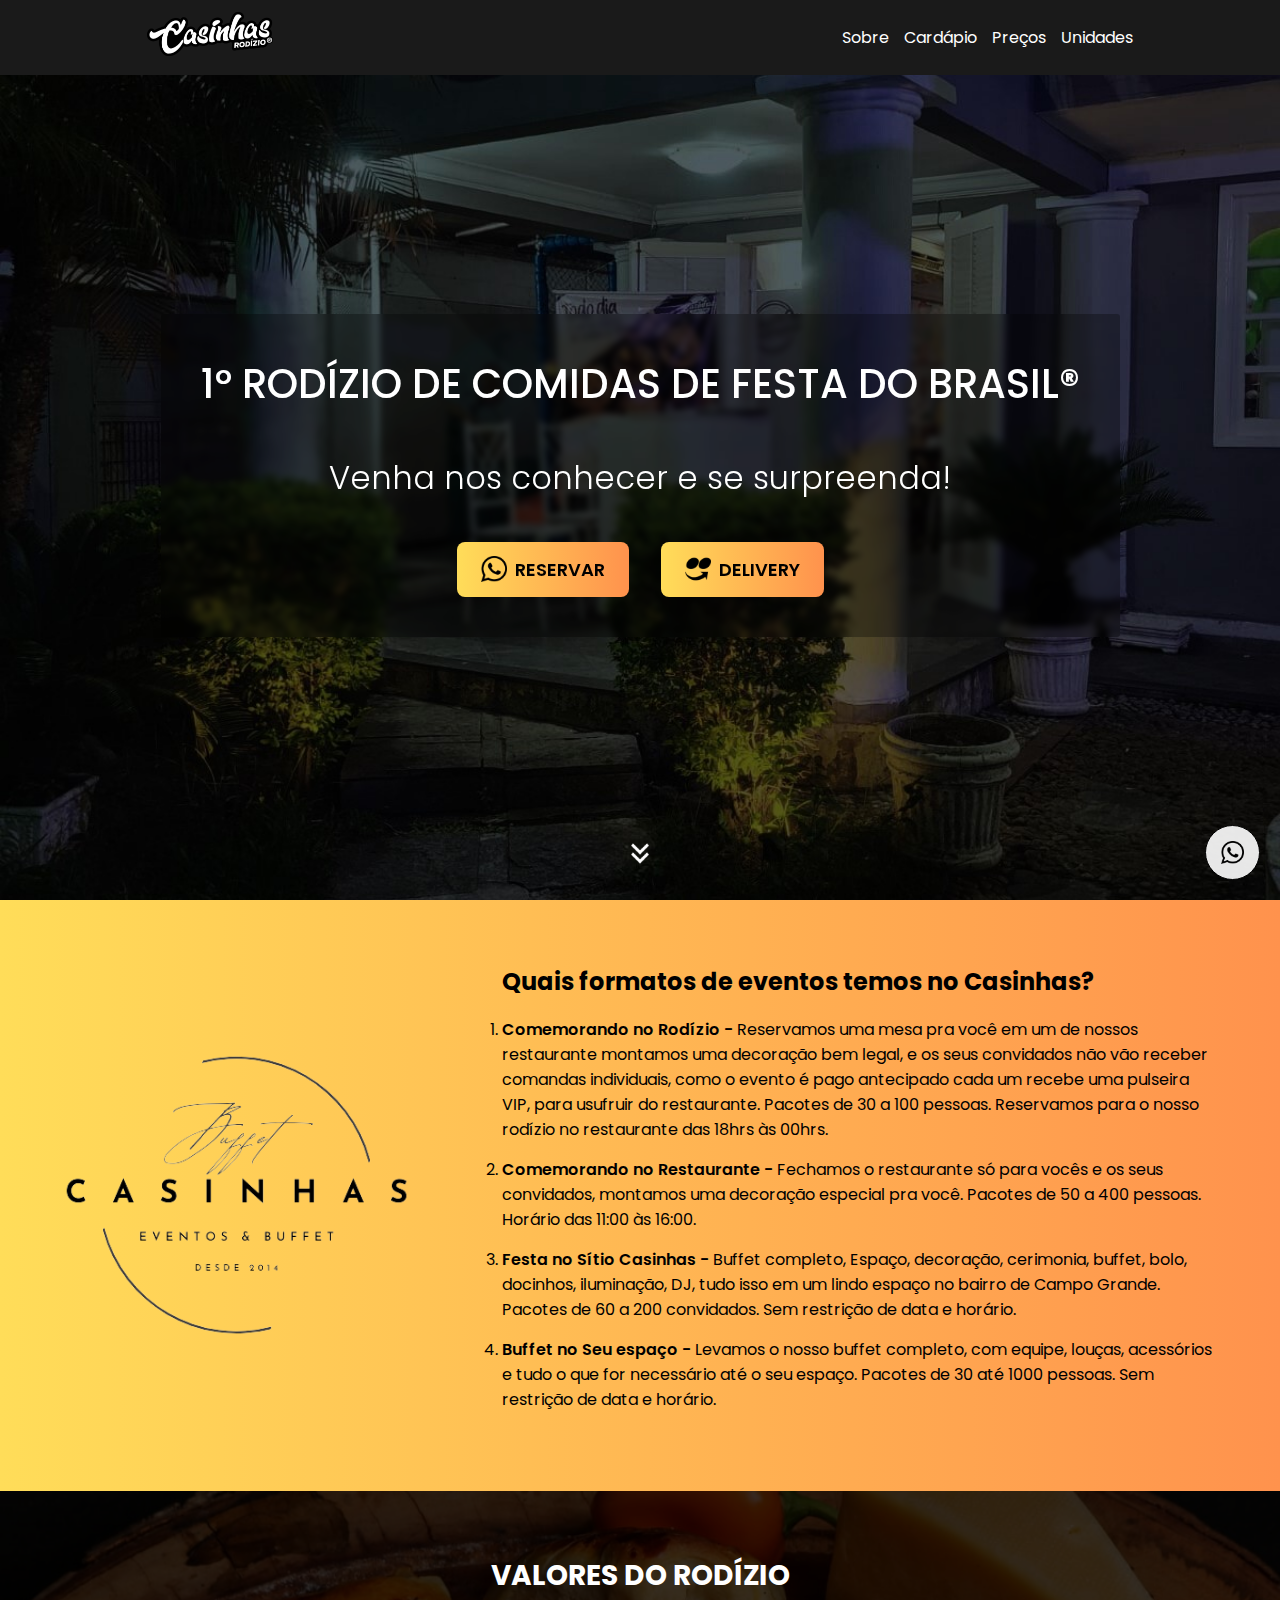
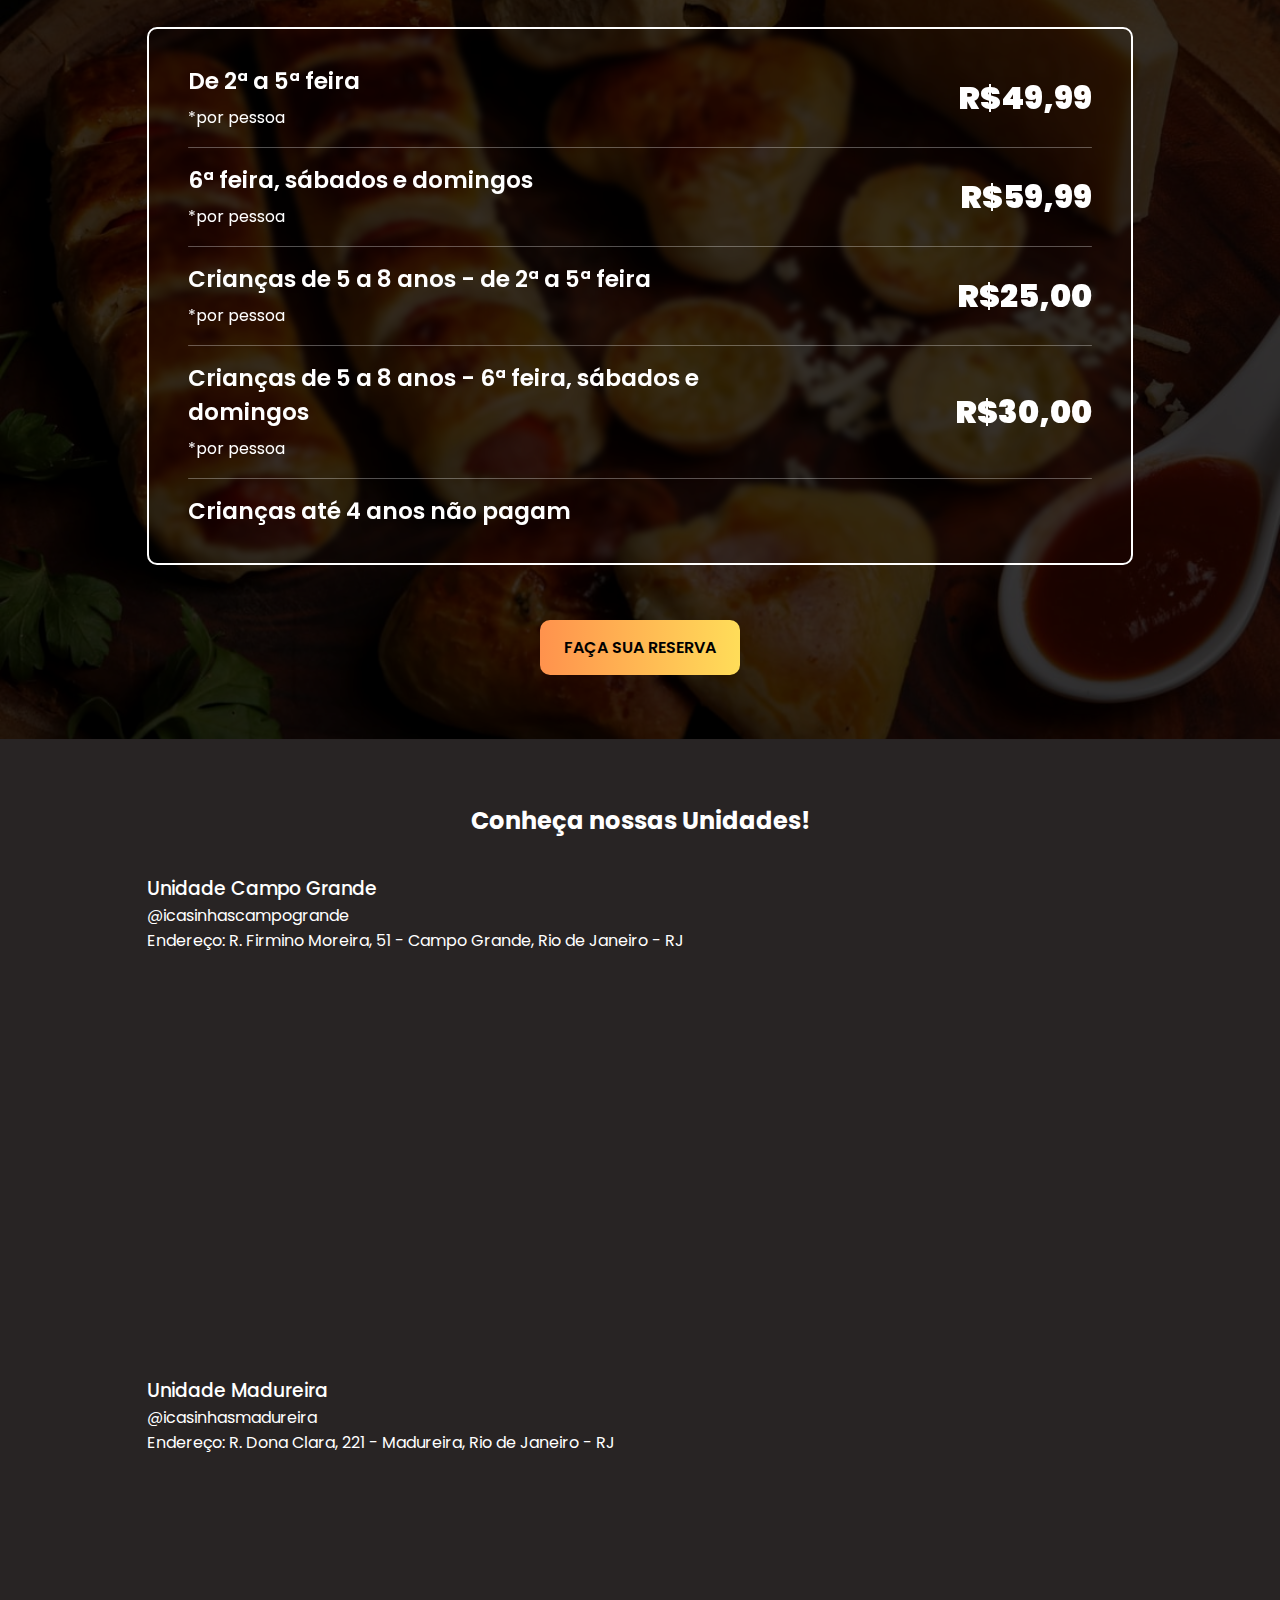
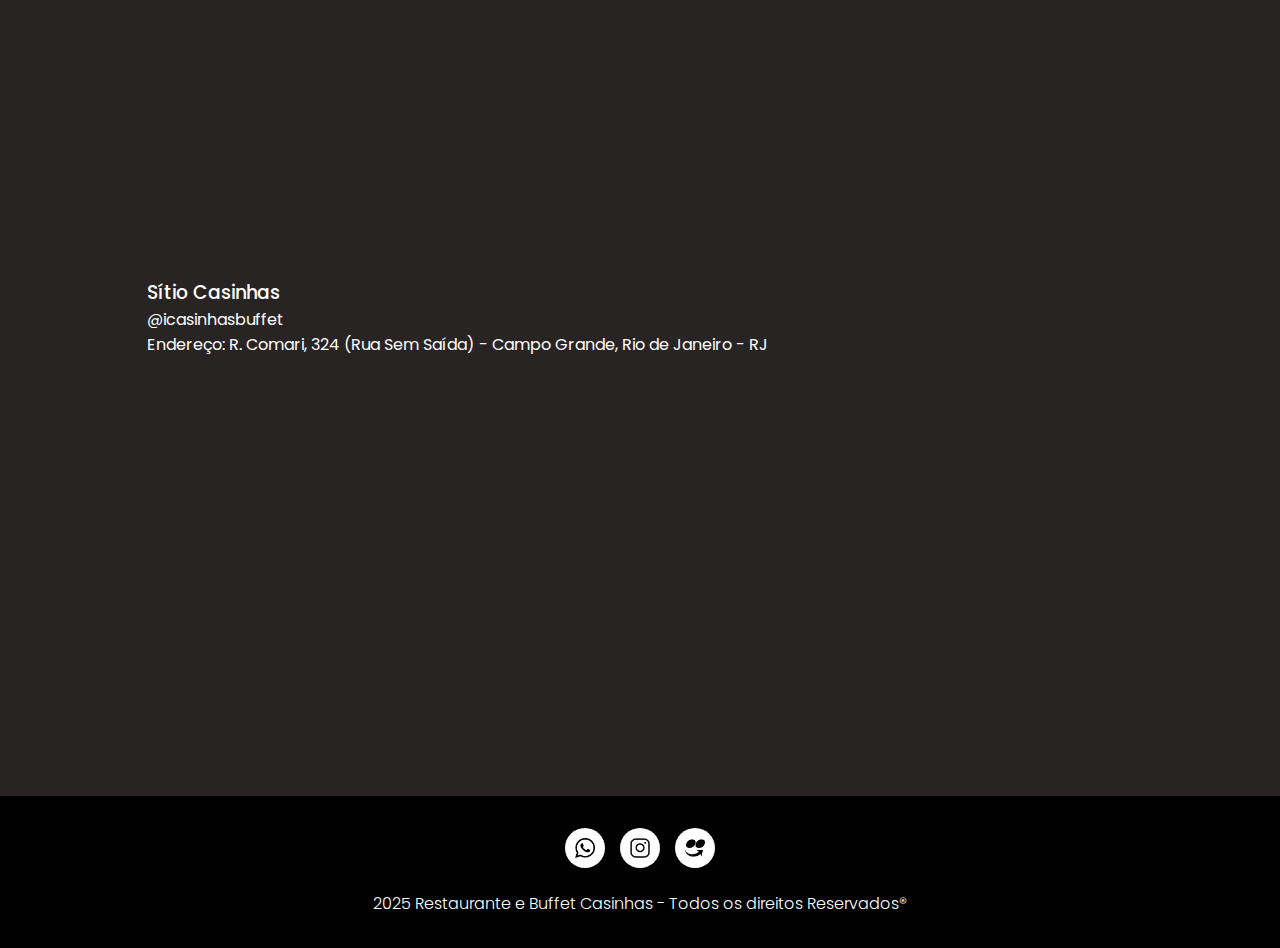
<file: index.html>
<!DOCTYPE html>
<html lang="pt-BR">

<head>
    <meta charset="UTF-8">
    <meta name="viewport" content="width=device-width, initial-scale=1.0">
    <title>Casinhas Rodízio</title>
    <link rel="shortcut icon" type="imagex/png" href="assets/icons/logo4.ico">
    <link rel="stylesheet" href="estilos/style.css">
    <link rel="preconnect" href="https://fonts.googleapis.com">
    <link rel="preconnect" href="https://fonts.gstatic.com" crossorigin>
    <link
        href="https://fonts.googleapis.com/css2?family=Poppins:ital,wght@0,100;0,200;0,300;0,400;0,500;0,600;0,700;0,800;0,900;1,100;1,200;1,300;1,400;1,500;1,600;1,700;1,800;1,900&display=swap"
        rel="stylesheet">
</head>

<body>
    <header>
        <nav>
            <a href="index.html"><img class="logo" src="assets/logo.png" alt="Logo do Casinhas"></a>
            <ul class="nav-list">
                <li><a href="#sobre">Sobre</a></li>
                <li><a href="cardapio.html">Cardápio</a></li>
                <li><a href="#precos">Preços</a></li>
                <li><a href="#unidades">Unidades</a></li>
            </ul>
        </nav>
    </header>
    <main>
        <section class="secao-inicio">
            <article>
                <h1>1º Rodízio de Comidas de Festa do Brasil&#174;</h1>
                <p>Venha nos conhecer e se surpreenda!</p>
                <div class="container-btn">
                    <a href="https://api.whatsapp.com/send/?phone=552198192729&text=Vim+do+Instagram+e+gostaria+de+reservar&type=phone_number&app_absent=0" target="_blank">
                        <img src="assets/icons/whatsapp-logo_icon.png" alt="">
                        <p>Reservar</p>
                    </a>
                    <a href="https://www.ifood.com.br/delivery/rio-de-janeiro-rj/casinhas-doces--salgados-campo-grande/451dd82a-a98d-463e-aad9-c925e58260f2" target="_blank">
                        <img src="assets/icons/ifood_logo_icon.png" alt="">
                        <p>Delivery</p>
                    </a>
                </div>
            </article>
            <img class="arrow-down" src="assets/icons/double_arrow_down.png" alt="">
        </section>
        <section id="sobre" class="secao-eventos">
            <article>
                <img class="logo-secao-eventos" src="assets/logo5.png" alt="">
                <div class="container-textual">
                    <h2>Quais formatos de eventos temos no Casinhas?</h2>
                    <ol class="lista-eventos">
                        <li><span>Comemorando no Rodízio -</span> Reservamos uma mesa pra você em um de nossos
                            restaurante montamos uma decoração bem legal, e os seus convidados não vão receber comandas
                            individuais, como o evento é pago antecipado cada um recebe uma pulseira VIP, para usufruir
                            do restaurante. Pacotes de 30 a 100 pessoas. Reservamos para o nosso rodízio no restaurante
                            das 18hrs às 00hrs.
                        </li>
                        <li><span>Comemorando no Restaurante -</span> Fechamos o restaurante só para vocês e os seus
                            convidados, montamos uma decoração especial pra você. Pacotes de 50 a 400 pessoas. Horário
                            das 11:00 às 16:00.</li>
                        <li><span>Festa no Sítio Casinhas -</span> Buffet completo, Espaço, decoração, cerimonia,
                            buffet, bolo, docinhos, iluminação, DJ, tudo isso em um lindo espaço no bairro de Campo
                            Grande. Pacotes de 60 a 200 convidados. Sem restrição de data e horário.</li>
                        <li><span>Buffet no Seu espaço -</span> Levamos o nosso buffet completo, com equipe, louças,
                            acessórios e tudo o que for necessário até o seu espaço. Pacotes de 30 até 1000 pessoas. Sem
                            restrição de data e horário.</li>
                    </ol>
                </div>
            </article>
        </section>
        <section id="precos" class="secao-precos">
            <article>
                <h2>Valores do Rodízio</h2>
                <div class="container-precos">
                    <div class="preco">
                        <p>De 2ª a 5ª feira <br><span class="detalhe">*por pessoa</span></p>
                        <span class="valor">R$49,99</span>
                    </div>
                    <div class="separacao-preco"></div>
                    <div class="preco">
                        <p>6ª feira, sábados e domingos <br><span class="detalhe">*por pessoa</span></p>
                        <span class="valor">R$59,99</span>
                    </div>
                    <div class="separacao-preco"></div>
                    <div class="preco">
                        <p>Crianças de 5 a 8 anos - de 2ª a 5ª feira <br><span class="detalhe">*por pessoa</span></p>
                        <span class="valor">R$25,00</span>
                    </div>
                    <div class="separacao-preco"></div>
                    <div class="preco">
                        <p>Crianças de 5 a 8 anos - 6ª feira, sábados e domingos <br><span class="detalhe">*por
                                pessoa</span></p>
                        <span class="valor">R$30,00</span>
                    </div>
                    <div class="separacao-preco"></div>
                    <div class="preco">
                        <p>Crianças até 4 anos não pagam</p>
                    </div>
                </div> 
                <a href="https://api.whatsapp.com/send/?phone=552198192729&text=Vim+do+Instagram+e+gostaria+de+reservar&type=phone_number&app_absent=0" target="_blank">Faça sua reserva</a>
            </article>
        </section>
        <section id="unidades" class="secao-unidades">
            <h2>Conheça nossas Unidades!</h2>
            <article>
                <div class="container-unidade">
                    <div class="container-textual">
                        <h3>Unidade Campo Grande</h3>
                        <a href="https://www.instagram.com/icasinhascampogrande/" target="_blank">@icasinhascampogrande</a>
                        <p>Endereço: R. Firmino Moreira, 51 - Campo Grande, Rio de Janeiro - RJ</p>
                    </div>
                    <iframe
                        src="https://www.google.com/maps/embed?pb=!1m18!1m12!1m3!1d3674.8667511622884!2d-43.56037262574107!3d-22.918285138280023!2m3!1f0!2f0!3f0!3m2!1i1024!2i768!4f13.1!3m3!1m2!1s0x9be6a8fd19ea8f%3A0xe4328bc34a58f80a!2sR.%20Firmino%20Moreira%2C%2051%20-%20Campo%20Grande%2C%20Rio%20de%20Janeiro%20-%20RJ%2C%2023045-400!5e0!3m2!1spt-BR!2sbr!4v1742212430496!5m2!1spt-BR!2sbr"
                        width="100%" height="350" style="border:0;" allowfullscreen="" loading="lazy"
                        referrerpolicy="no-referrer-when-downgrade"></iframe>
                </div>
                <div class="container-unidade">
                    <div class="container-textual">
                        <h3>Unidade Madureira</h3>
                        <a href="https://www.instagram.com/icasinhasmadureira/" target="_blank">@icasinhasmadureira</a>
                        <p>Endereço: R. Dona Clara, 221 - Madureira, Rio de Janeiro - RJ</p>
                    </div>
                    <iframe
                        src="https://www.google.com/maps/embed?pb=!1m18!1m12!1m3!1d3676.0450114539667!2d-43.34960922914315!3d-22.874795590905922!2m3!1f0!2f0!3f0!3m2!1i1024!2i768!4f13.1!3m3!1m2!1s0x9962dc14ff63cf%3A0x19e5d84d19a73c26!2sR.%20Dona%20Clara%2C%20221%20-%20Madureira%2C%20Rio%20de%20Janeiro%20-%20RJ%2C%2021310-030!5e0!3m2!1spt-BR!2sbr!4v1742212553027!5m2!1spt-BR!2sbr"
                        width="100%" height="350" style="border:0;" allowfullscreen="" loading="lazy"
                        referrerpolicy="no-referrer-when-downgrade"></iframe>
                </div>
                <div class="container-unidade">
                    <div class="container-textual">
                        <h3>Sítio Casinhas</h3>
                        <a href="https://www.instagram.com/icasinhasbuffet/" target="_blank">@icasinhasbuffet</a>
                        <p>Endereço: R. Comari, 324 (Rua Sem Saída) - Campo Grande, Rio de Janeiro - RJ</p>
                    </div>
                    <iframe
                        src="https://www.google.com/maps/embed?pb=!1m18!1m12!1m3!1d3674.8387682255097!2d-43.563006725740955!3d-22.919317038316958!2m3!1f0!2f0!3f0!3m2!1i1024!2i768!4f13.1!3m3!1m2!1s0x9be6a80150075d%3A0xa327f1654efef84c!2sR.%20Comari%2C%20324%20-%20Campo%20Grande%2C%20Rio%20de%20Janeiro%20-%20RJ%2C%2023047-435!5e0!3m2!1spt-BR!2sbr!4v1742213248254!5m2!1spt-BR!2sbr"
                        width="100%" height="350" style="border:0;" allowfullscreen="" loading="lazy"
                        referrerpolicy="no-referrer-when-downgrade"></iframe>
                </div>
            </article>
        </section>
        <a  class="btn-reserva" href="https://api.whatsapp.com/send/?phone=552198192729&text=Vim+do+Instagram+e+gostaria+de+reservar&type=phone_number&app_absent=0" target="_blank">
            <img src="assets/icons/whatsapp-logo_icon.png" alt="">
            <!-- <p>Faça sua reserva!</p> --->
        </a>
    </main>
    <footer>
        <div class="redes-sociais">
            <a href="https://api.whatsapp.com/send/?phone=552198192729&text=Vim+do+Instagram+e+gostaria+de+reservar&type=phone_number&app_absent=0" target="_blank">
                <img src="assets/icons/whatsapp-logo_icon.png" alt="">
            </a>
            <a href="https://www.instagram.com/icasinhas/" target="_blank">
                <img src="assets/icons/instagram_icon.png" alt="">
            </a>
            <a href="https://www.ifood.com.br/delivery/rio-de-janeiro-rj/casinhas-doces--salgados-campo-grande/451dd82a-a98d-463e-aad9-c925e58260f2" target="_blank">
                <img src="assets/icons/ifood_logo_icon.png" alt="">
            </a>
        </div>
        <p>2025 Restaurante e Buffet Casinhas - Todos os direitos Reservados&#174;</p>
    </footer>
</body>

</html>
</file>
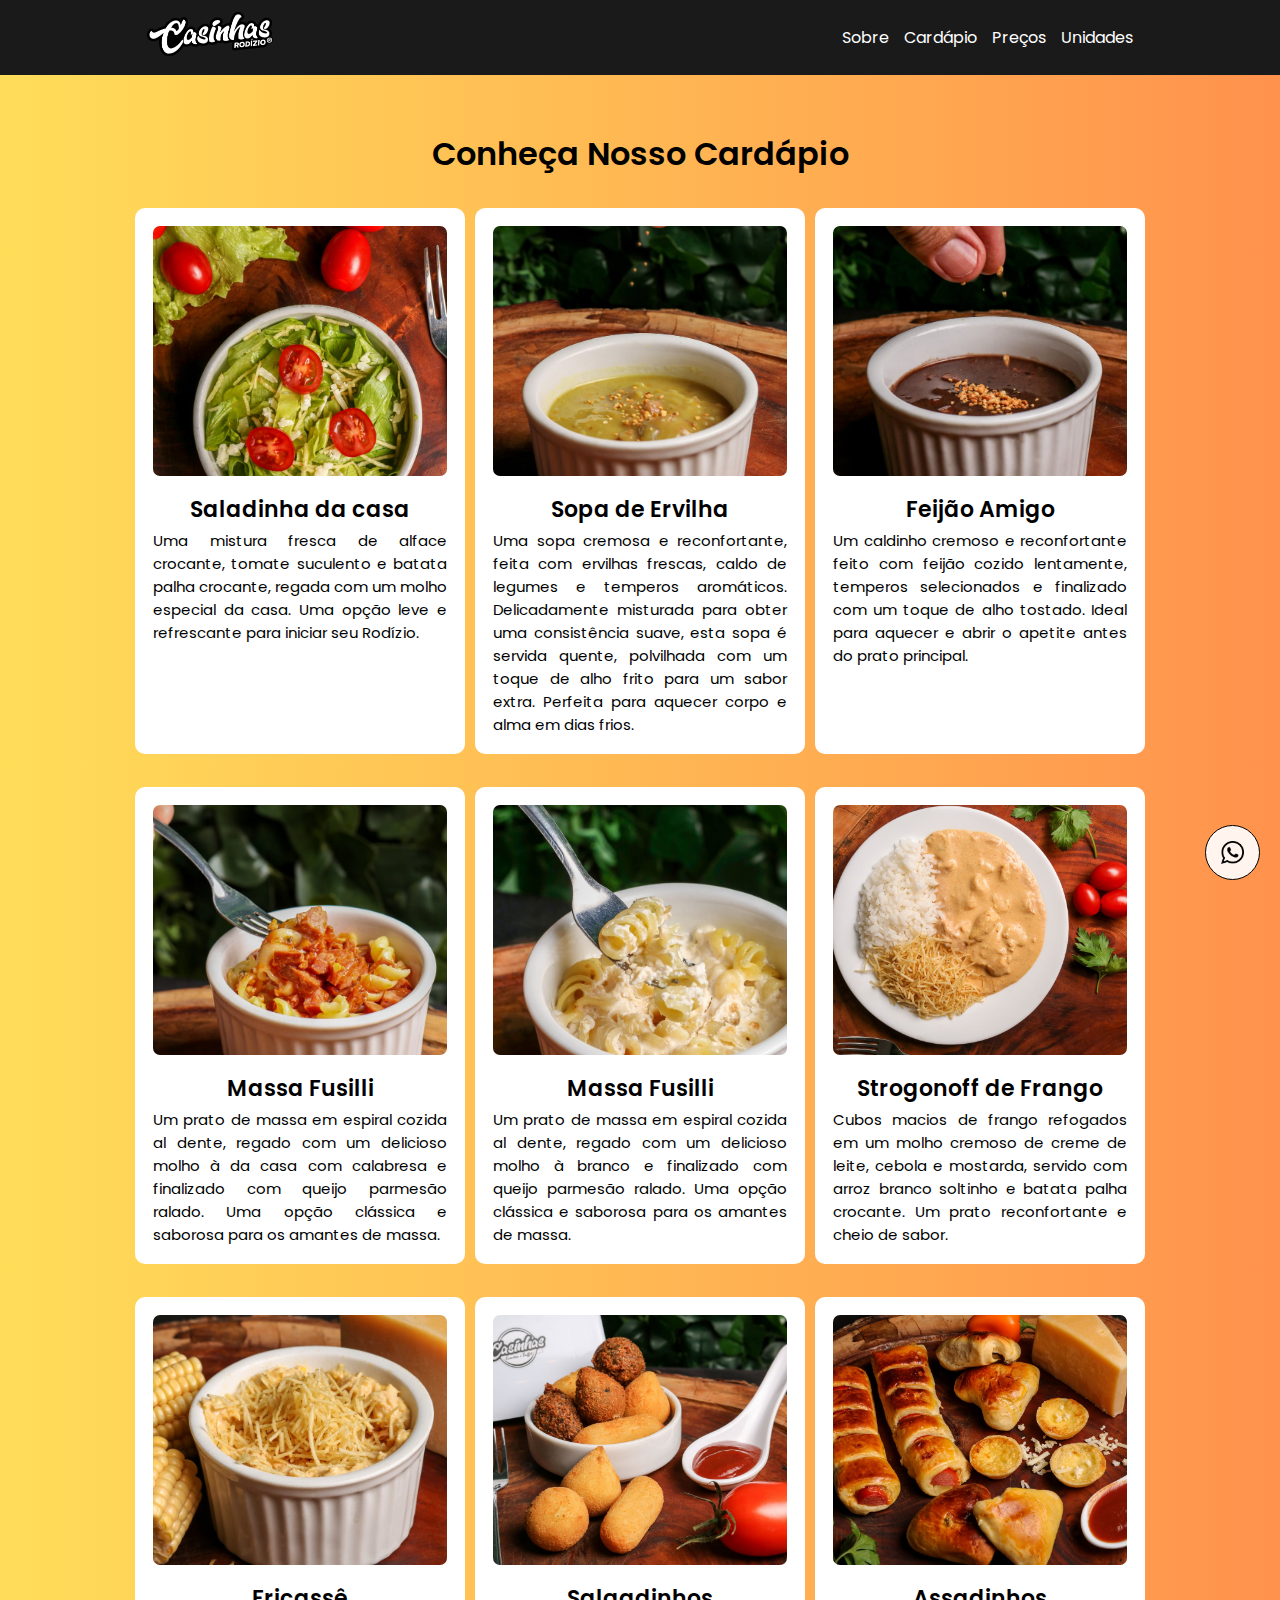
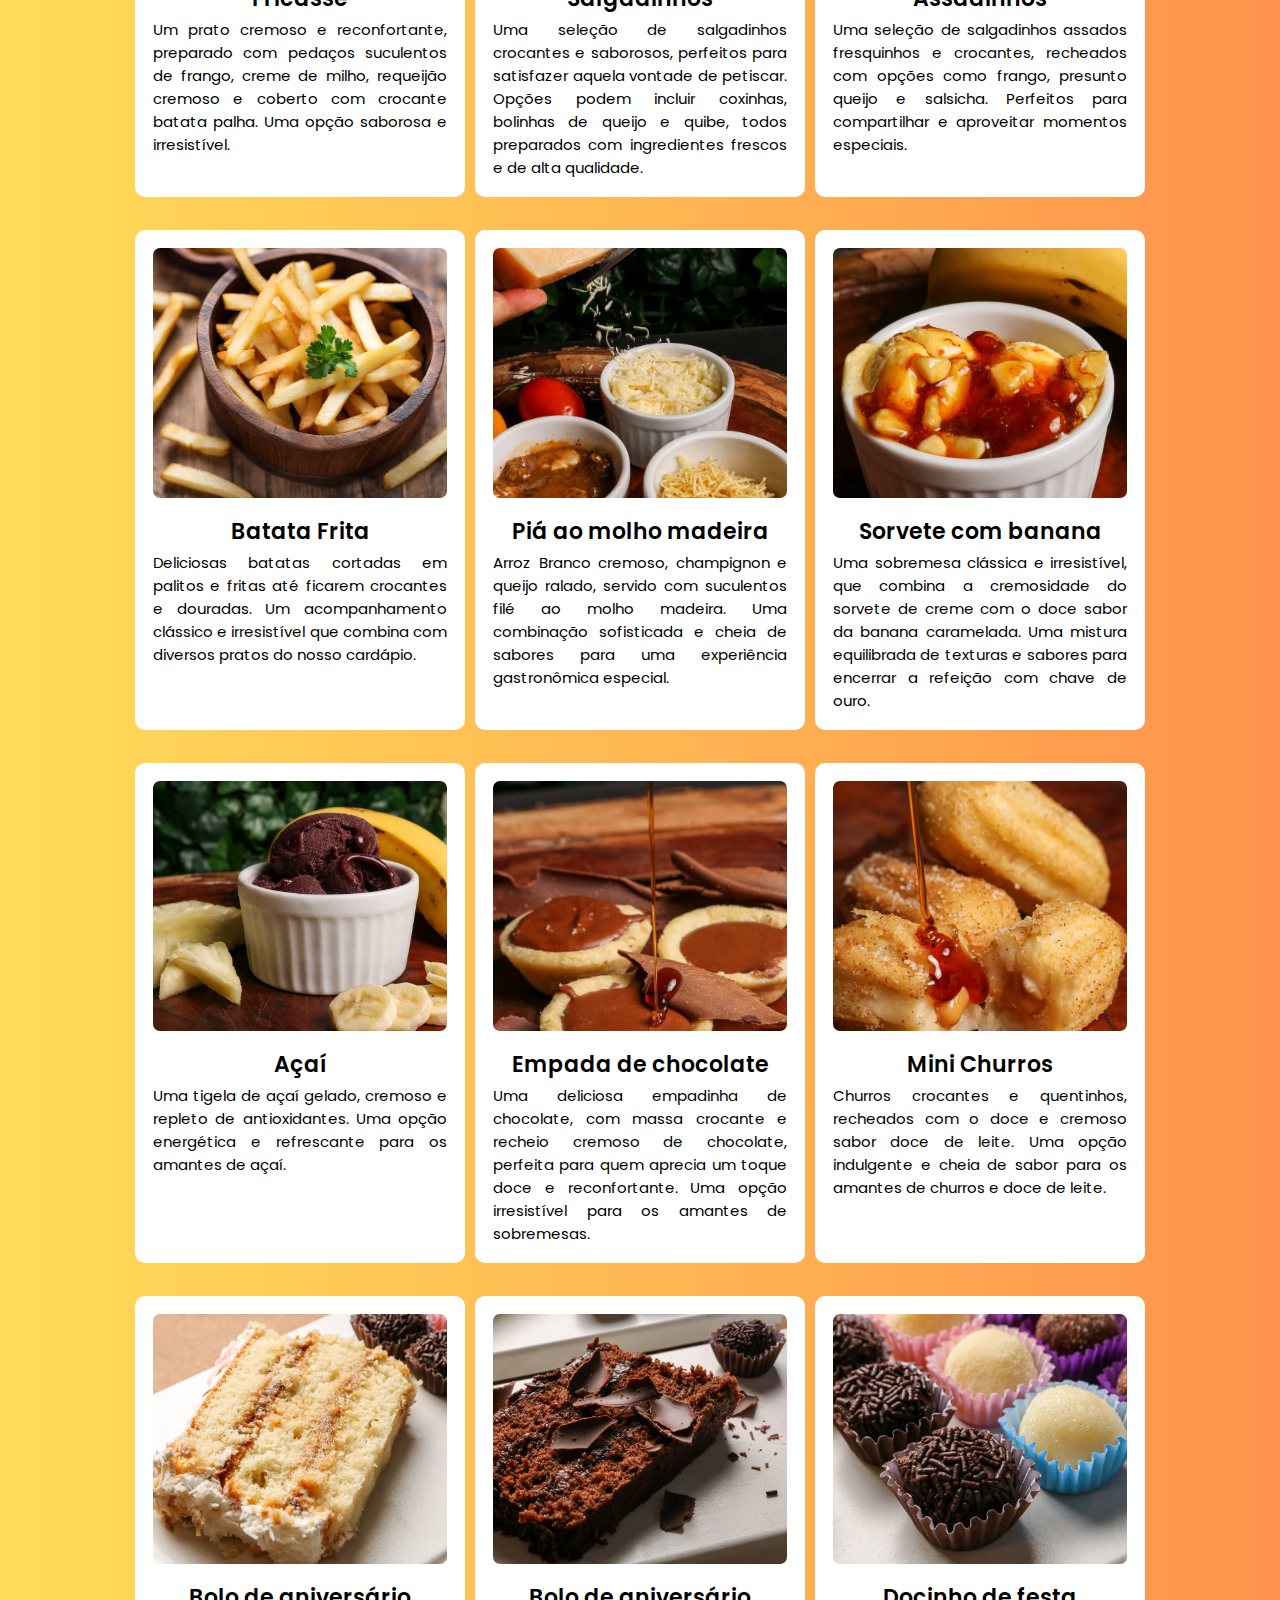
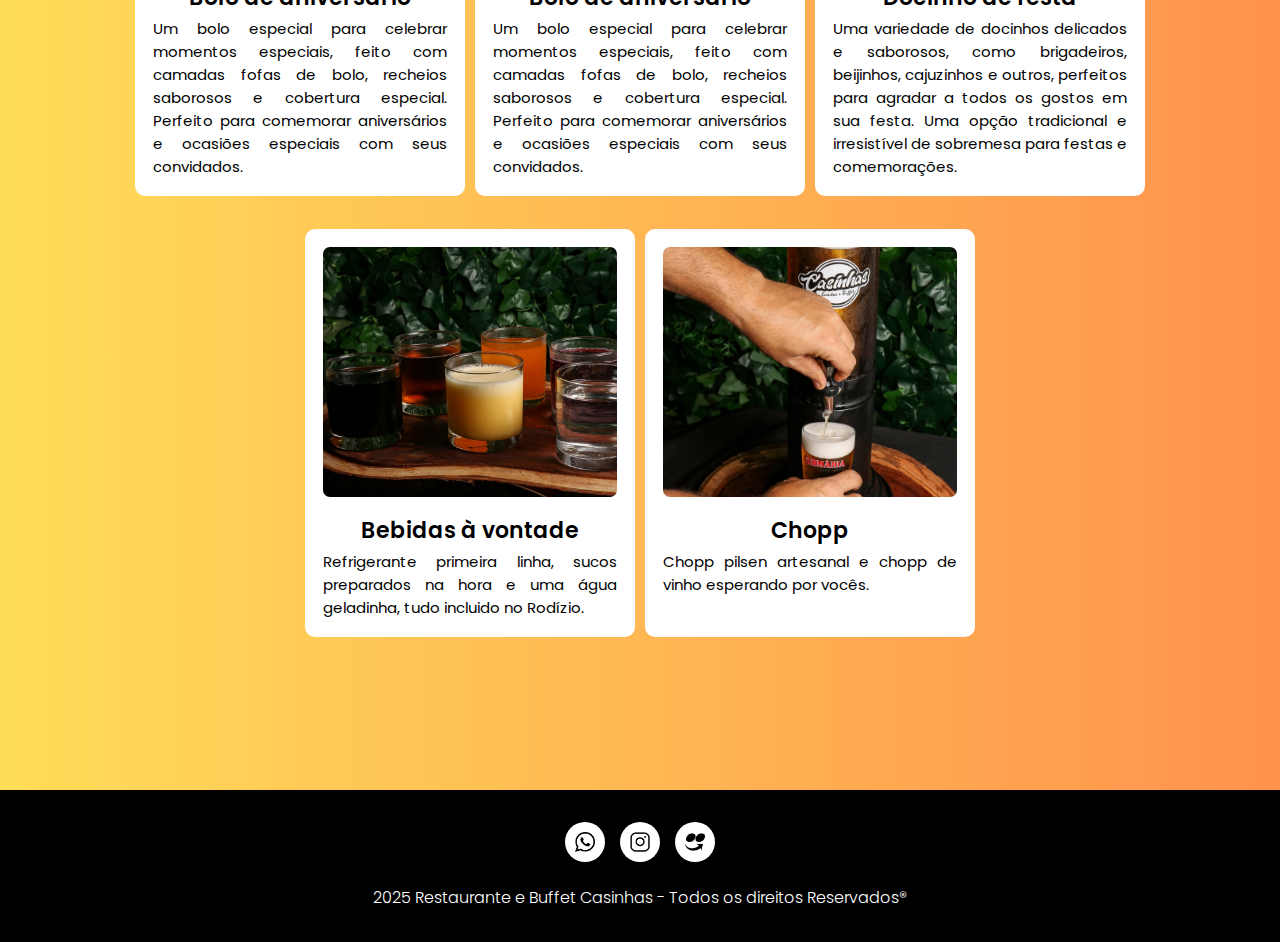
<file: cardapio.html>
<!DOCTYPE html>
<html lang="pt-BR">
<head>
    <meta charset="UTF-8">
    <meta name="viewport" content="width=device-width, initial-scale=1.0">
    <title>Cardápio - Casinhas</title>
    <link rel="shortcut icon" type="imagex/png" href="assets/icons/logo4.ico">
    <link rel="stylesheet" href="estilos/cardapio.css">
    <link rel="preconnect" href="https://fonts.googleapis.com">
    <link rel="preconnect" href="https://fonts.gstatic.com" crossorigin>
    <link
        href="https://fonts.googleapis.com/css2?family=Poppins:ital,wght@0,100;0,200;0,300;0,400;0,500;0,600;0,700;0,800;0,900;1,100;1,200;1,300;1,400;1,500;1,600;1,700;1,800;1,900&display=swap"
        rel="stylesheet">
</head>
<body>
    <header>
        <nav>
            <a href="index.html"><img class="logo" src="assets/logo.png" alt="Logo do Casinhas"></a>
            <ul class="nav-list">
                <li><a href="index.html#sobre">Sobre</a></li>
                <li><a href="cardapio.html">Cardápio</a></li>
                <li><a href="index.html#precos">Preços</a></li>
                <li><a href="index.html#unidades">Unidades</a></li>
            </ul>
        </nav>
    </header>
    <main>
        <article>
            <h1>Conheça Nosso Cardápio</h1>
            <div class="container-cards">
                <div class="card">
                    <img src="assets/cardapio/salada.jpg" alt="">
                    <div>
                        <h2>Saladinha da casa</h2>
                        <p>Uma mistura fresca de alface crocante, tomate suculento e batata palha crocante, regada com um molho especial da casa. Uma opção leve e refrescante para iniciar seu Rodízio.</p>
                    </div>
                </div>
                <div class="card">
                    <img src="assets/cardapio/sopa-ervilha.jpg" alt="">
                    <div>
                        <h2>Sopa de Ervilha</h2>
                        <p>Uma sopa cremosa e reconfortante, feita com ervilhas frescas, caldo de legumes e temperos aromáticos. Delicadamente misturada para obter uma consistência suave, esta sopa é servida quente, polvilhada com um toque de alho frito para um sabor extra. Perfeita para aquecer corpo e alma em dias frios.</p>
                    </div>
                </div>
                <div class="card">
                    <img src="assets/cardapio/feijao-amigo.jpg" alt="">
                    <div>
                        <h2>Feijão Amigo</h2>
                        <p>Um caldinho cremoso e reconfortante feito com feijão cozido lentamente, temperos selecionados e finalizado com um toque de alho tostado. Ideal para aquecer e abrir o apetite antes do prato principal.</p>
                    </div>
                </div>
                <div class="card">
                    <img src="assets/cardapio/massa-fusili.jpg" alt="">
                    <div>
                        <h2>Massa Fusilli</h2>
                        <p>Um prato de massa em espiral cozida al dente, regado com um delicioso molho à da casa com calabresa e finalizado com queijo parmesão ralado. Uma opção clássica e saborosa para os amantes de massa.</p>
                    </div>
                </div>
                <div class="card">
                    <img src="assets/cardapio/massa-fusilli-branco.jpg" alt="">
                    <div>
                        <h2>Massa Fusilli</h2>
                        <p>Um prato de massa em espiral cozida al dente, regado com um delicioso molho à branco e finalizado com queijo parmesão ralado. Uma opção clássica e saborosa para os amantes de massa.</p>
                    </div>
                </div>
                <div class="card">
                    <img src="assets/cardapio/strogonoff-frango.jpg" alt="">
                    <div>
                        <h2>Strogonoff de Frango</h2>
                        <p>Cubos macios de frango refogados em um molho cremoso de creme de leite, cebola e mostarda, servido com arroz branco soltinho e batata palha crocante. Um prato reconfortante e cheio de sabor.</p>
                    </div>
                </div>
                <div class="card">
                    <img src="assets/cardapio/fricasse.jpg" alt="">
                    <div>
                        <h2>Fricassê</h2>
                        <p>Um prato cremoso e reconfortante, preparado com pedaços suculentos de frango, creme de milho, requeijão cremoso e coberto com crocante batata palha. Uma opção saborosa e irresistível.</p>
                    </div>
                </div>
                <div class="card">
                    <img src="assets/cardapio/salgadinhos.jpg" alt="">
                    <div>
                        <h2>Salgadinhos</h2>
                        <p>Uma seleção de salgadinhos crocantes e saborosos, perfeitos para satisfazer aquela vontade de petiscar. Opções podem incluir coxinhas, bolinhas de queijo e quibe, todos preparados com ingredientes frescos e de alta qualidade.</p>
                    </div>
                </div>
                <div class="card">
                    <img src="assets/cardapio/assadinhos.jpg" alt="">
                    <div>
                        <h2>Assadinhos</h2>
                        <p>Uma seleção de salgadinhos assados fresquinhos e crocantes, recheados com opções como frango, presunto queijo e salsicha. Perfeitos para compartilhar e aproveitar momentos especiais.</p>
                    </div>
                </div>
                <div class="card">
                    <img src="assets/cardapio/batata-frita.jpg" alt="">
                    <div>
                        <h2>Batata Frita</h2>
                        <p>Deliciosas batatas cortadas em palitos e fritas até ficarem crocantes e douradas. Um acompanhamento clássico e irresistível que combina com diversos pratos do nosso cardápio.</p>
                    </div>
                </div>
                <div class="card">
                    <img src="assets/cardapio/pia-molho-madeira.jpg" alt="">
                    <div>
                        <h2>Piá ao molho madeira</h2>
                        <p>Arroz Branco cremoso, champignon e queijo ralado, servido com suculentos filé ao molho madeira. Uma combinação sofisticada e cheia de sabores para uma experiência gastronômica especial.</p>
                    </div>
                </div>
                <div class="card">
                    <img src="assets/cardapio/sorvete-banana.jpg" alt="">
                    <div>
                        <h2>Sorvete com banana</h2>
                        <p>Uma sobremesa clássica e irresistível, que combina a cremosidade do sorvete de creme com o doce sabor da banana caramelada. Uma mistura equilibrada de texturas e sabores para encerrar a refeição com chave de ouro.</p>
                    </div>
                </div>
                <div class="card">
                    <img src="assets/cardapio/acai.jpg" alt="">
                    <div>
                        <h2>Açaí</h2>
                        <p>Uma tigela de açaí gelado, cremoso e repleto de antioxidantes. Uma opção energética e refrescante para os amantes de açaí.</p>
                    </div>
                </div>
                <div class="card">
                    <img src="assets/cardapio/empada-chocolate.jpg" alt="">
                    <div>
                        <h2>Empada de chocolate</h2>
                        <p>Uma deliciosa empadinha de chocolate, com massa crocante e recheio cremoso de chocolate, perfeita para quem aprecia um toque doce e reconfortante. Uma opção irresistível para os amantes de sobremesas.</p>
                    </div>
                </div>
                <div class="card">
                    <img src="assets/cardapio/mini-churros.jpg" alt="">
                    <div>
                        <h2>Mini Churros</h2>
                        <p>Churros crocantes e quentinhos, recheados com o doce e cremoso sabor doce de leite. Uma opção indulgente e cheia de sabor para os amantes de churros e doce de leite.</p>
                    </div>
                </div>
                <div class="card">
                    <img src="assets/cardapio/bolo-aniversario.jpg" alt="">
                    <div>
                        <h2>Bolo de aniversário</h2>
                        <p>Um bolo especial para celebrar momentos especiais, feito com camadas fofas de bolo, recheios saborosos e cobertura especial. Perfeito para comemorar aniversários e ocasiões especiais com seus convidados.</p>
                    </div>
                </div>
                <div class="card">
                    <img src="assets/cardapio/bolo-aniversario2.jpg" alt="">
                    <div>
                        <h2>Bolo de aniversário</h2>
                        <p>Um bolo especial para celebrar momentos especiais, feito com camadas fofas de bolo, recheios saborosos e cobertura especial. Perfeito para comemorar aniversários e ocasiões especiais com seus convidados.</p>
                    </div>
                </div>
                <div class="card">
                    <img src="assets/cardapio/docinhos.jpg" alt="">
                    <div>
                        <h2>Docinho de festa</h2>
                        <p>Uma variedade de docinhos delicados e saborosos, como brigadeiros, beijinhos, cajuzinhos e outros, perfeitos para agradar a todos os gostos em sua festa. Uma opção tradicional e irresistível de sobremesa para festas e comemorações.</p>
                    </div>
                </div>
                <div class="card">
                    <img src="assets/cardapio/bebidas.jpg" alt="">
                    <div>
                        <h2>Bebidas à vontade</h2>
                        <p>Refrigerante primeira linha, sucos preparados na hora e uma água geladinha, tudo incluido no Rodízio.</p>
                    </div>
                </div>
                <div class="card">
                    <img src="assets/cardapio/chopp.jpg" alt="">
                    <div>
                        <h2>Chopp</h2>
                        <p>Chopp pilsen artesanal e chopp de vinho esperando por vocês.</p>
                    </div>
                </div>
            </div>
        </article>
        <a  class="btn-reserva" href="https://api.whatsapp.com/send/?phone=552198192729&text=Vim+do+Instagram+e+gostaria+de+reservar&type=phone_number&app_absent=0" target="_blank">
            <img src="assets/icons/whatsapp-logo_icon.png" alt="">
            <!-- <p>Faça sua reserva!</p> --->
        </a>
    </main>
    <footer>
        <div class="redes-sociais">
            <a href="https://api.whatsapp.com/send/?phone=552198192729&text=Vim+do+Instagram+e+gostaria+de+reservar&type=phone_number&app_absent=0" target="_blank">
                <img src="assets/icons/whatsapp-logo_icon.png" alt="">
            </a>
            <a href="https://www.instagram.com/icasinhas/" target="_blank">
                <img src="assets/icons/instagram_icon.png" alt="">
            </a>
            <a href="https://www.ifood.com.br/delivery/rio-de-janeiro-rj/casinhas-doces--salgados-campo-grande/451dd82a-a98d-463e-aad9-c925e58260f2" target="_blank">
                <img src="assets/icons/ifood_logo_icon.png" alt="">
            </a>
        </div>
        <p>2025 Restaurante e Buffet Casinhas - Todos os direitos Reservados&#174;</p>
    </footer>
</body>
</html>
</file>
<file: estilos/style.css>
* {
    margin: 0;
    padding: 0;
    box-sizing: border-box;
    font-family: "Poppins", sans-serif;
    scroll-behavior: smooth;
}

/* Topo */
header {
    width: 100vw;
    padding: 12px 0;
    background-color: #1a1a1a;
    position: fixed;
    z-index: 2;
}

nav {
    display: flex;
    justify-content: space-between;
    align-items: center;
    max-width: 1024px;
    width: 77vw;
    margin: 0 auto;
}

.logo {
    width: 126px;
}

.nav-list {
    display: flex;
    gap: 15px;
    list-style: none;
}

.nav-list a {
    color: #fff;
    text-decoration: none;
}

.nav-list a:hover {
    text-shadow: 1px 0px 7px rgba(255,255,255,0.53);
}

/* Seção Início */

.secao-inicio {
    background-image: url("../assets/pictures/foto-escura.jpg");
    background-size: cover;
    background-position: left 50%;
    height: 100vh;
    display: flex;
    flex-direction: column;
    align-items: center;
    justify-content: center;
    padding-top: 50px;
    position: relative;
    
}

.secao-inicio article {
    max-width: 1024px;
    color: #fff;
    display: flex;
    flex-direction: column;
    align-items: center;
    justify-content: center;
    gap: 40px;
    padding: 40px;
    background-color: #0000004b;
    backdrop-filter: blur(3px);
    border-radius: 3px;
    text-align: center;
}

.secao-inicio h1 {
    text-transform: uppercase;
    font-size: 40px;
    font-weight: 500;
    
}

.secao-inicio p {
    font-size: 32px;
    font-weight: 300;
}

.container-btn {
    display: flex;
    gap: 32px;
    margin: 0 auto;
    align-items: center;
}

.secao-inicio a {
    text-decoration: none;
    background-image: linear-gradient(to right, #ffdd59 , #ff924d);
    padding: 14px 24px;
    border-radius: 8px;
    display: flex;
    flex-direction: row;
    gap: 8px;
}

.secao-inicio a p {
    color: #000;
    text-transform: uppercase;
    font-size: 18px;
    font-weight: 600;
}

.secao-inicio a:hover {
    color: #000;
    background-image: linear-gradient(to right, #fad12c , #ff7824);
}

.secao-inicio .container-btn a img {
    width: 26px;
    object-fit: contain;
}

.arrow-down {
    width: 36px;
    position: absolute;
    bottom: 11px;
    right: 50%;
    left: 50%;
    transform: translate(-50%, -50%);
}

/* Seção Eventos */


.secao-eventos {
    width: 100%;
    background-image: linear-gradient(to right, #ffdd59 , #ff924d);
    padding: 64px 0;
}

.secao-eventos article {
    max-width: 90vw;
    margin: 0 auto;
    display: flex;
    align-items: center;
    justify-content: space-between;
}

.secao-eventos article img {
    max-width: 30%;
}

.secao-eventos .container-textual {
    max-width: 62%;
    display: flex;
    flex-direction: column;
    gap: 18px;
}

.lista-eventos span {
    font-weight: 600;
}

.lista-eventos li {
    margin-bottom: 15px;
}

/* Seção Preços */

.secao-precos {
    background-image: url("../assets/pictures/rodizio.jpg");
    background-size: cover;
    background-position: center;
}

.secao-precos article {
    padding: 64px 0;
    background-color: #000000c9;
    color: #fff;
    position: relative;
}

.secao-precos h2 {
    text-align: center;
    margin: 0 auto;
    text-transform: uppercase;
    font-size: 28px;
}


.container-precos {
    width: 77vw;
    max-width: 1024px;
    margin: 30px auto;
    border: 2px solid #fff;
    border-radius: 10px;
    padding: 20px 20px;
    backdrop-filter: blur(3px);
}

.container-precos .preco {
    display: flex;
    flex-direction: row;
    justify-content: space-between;
    align-items: center;
    margin: 15px auto;
    width: 96%;
}

.container-precos p {
    font-size: 23px;
    font-weight: 600;
    max-width: 65%;
}

.container-precos div .valor {
    font-size: 32px;
    font-weight: 900;
    text-shadow: 1px ;
}

.container-precos div .detalhe {
    font-size: 16px;
    font-weight: 400;
}

.separacao-preco {
    width: 96%;
    margin: 5px auto;
    height: 1px;
    background-color: #ffffff50;
    border-radius: 2px;
}

.secao-precos a {
    display: block;
    margin: 55px auto 0 auto;
    text-decoration: none;
    text-transform: uppercase;
    color: #000;
    text-align: center;
    background-image: linear-gradient(to right, #ff924d , #ffdd59);
    padding: 15px 0;
    width: 200px;
    border-radius: 10px;
    font-weight: 600;
}

.secao-precos a:hover {
    background-image: linear-gradient(to right, #ff7824 , #fad12c);
}

/* Seção Unidades */

.secao-unidades {
    background-color: #282424;
    color: #fff;
    padding: 64px 0;
}

.secao-unidades h2 {
    text-align: center;
    margin: 0 auto;
}

.secao-unidades article {
    max-width: 1024px;
    display: flex;
    flex-direction: column;
    margin: 0 auto;
    gap: 48px;
    padding-top: 36px;
}

.secao-unidades article h3 {
    font-weight: 500;
}

.secao-unidades article a {
    text-decoration: none;
    color: #fff
}

.secao-unidades .container-unidade {
    display: flex;
    flex-direction: column;
    gap: 25px;
}

.container-unidade {
    max-width: 1024px;
    width: 77vw;
    margin: 0 auto;
}

/* Botão fixo */

.btn-reserva {
    position: fixed;
    bottom: 20px;
    right:20px;
    background-color: #ffffffe7;
    display: flex;
    align-items: center;
    text-decoration: none;
    color: #000;
    padding: 15px;
    gap: 6px;
    border-radius: 100%;
    border: 1.5px solid #000;
}

.btn-reserva img {
    width: 23px;
    height: 23px;
    object-fit: cover;
}

/* Rodapé */

footer {
    background-color: #000;
    padding: 32px 0;
    color: #fff;
}

footer .redes-sociais {
    display: flex;
    align-items: center;
    justify-content: center;
    gap: 15px;
}

footer a {
    background-color: #fff;
    width: 40px;
    height: 40px;
    padding: 2px;
    border-radius: 50%;
    display: flex;
    align-items: center;
    justify-content: center;
}

footer a img {
    width: 20px;
    height: 20px;
    margin: auto;
}

footer p {
    margin: 23px auto 0 auto;
    text-align: center;
    font-weight: 300;
}

@media (max-width: 1024px) {
    .secao-inicio h1 {
        font-size: 30px;
    }

    .secao-inicio p {
        font-size: 26px;
    }

    .logo-secao-eventos {
        display: none;
    }

    .secao-eventos .container-textual {
        margin: 0 auto;
        text-align: justify;
    }
}

@media (max-width: 768px) {

    .secao-inicio {
        height: 500px;
    }

    .secao-inicio article {
        padding: 25px;
        margin: auto;
    }

    .secao-inicio h1 {
        font-size: 24px;
    }

    .secao-inicio p {
        font-size: 20px;
    }

    .secao-inicio .container-btn {
        gap: 28px;
    }

    .secao-inicio .container-btn a {
        padding: 10px 18px;
    }

    .secao-inicio .container-btn a p {
        font-size: 12px;
    }

    .secao-inicio .container-btn a img {
        width: 18px;
    }

    .arrow-down {
        display: none;
    }

    nav {
        flex-direction: column;
        justify-content: space-around;
        gap: 7px;
    }

    .nav-list {
        border-top: 1px solid #ffffff3d;
        padding-top: 5px;
        gap: 5vw;
    }

    header {
        position: static;
    }

    .secao-eventos h2 {
        font-size: 18px;
    }

    .secao-eventos li {
        font-size: 14px;
    }

    .secao-precos article h2 {
        font-size: 20px;
    }

    .container-precos div p {
        font-size: 18px;
    }

    .container-precos div .valor {
        font-size: 24px;
    }

    .container-precos div .detalhe {
        font-size: 13px;
    }


}

@media (max-width: 425px) {

    .nav-list a {
        font-size: 10px;
    }

    nav .logo {
        width: 80px;
    }

    .secao-inicio {
        height: 300px;
        padding-top: 0px;
    }
    .secao-inicio article {
        padding: 20px;
    }

    .secao-inicio h1 {
        font-size: 20px;
    }

    .secao-inicio p {
        font-size: 16px;
    }
    .secao-inicio .container-btn {
        gap: 20px;
    }

    .secao-inicio .container-btn a {
        padding: 6px 14px;
    }

    .secao-inicio .container-btn a p {
        font-size: 10px;
    }

    .secao-inicio .container-btn a img {
        width: 14px;
    }
    .secao-eventos h2 {
        font-size: 16px;
    }

    .secao-eventos li {
        font-size: 12px;
    }

    .secao-precos article h2 {
        font-size: 18px;
    }

    .container-precos div p {
        font-size: 16px;
    }

    .container-precos div .valor {
        font-size: 20px;
    }

    .container-precos div .detalhe {
        font-size: 12px;
    }

    .secao-precos article a {
        font-size: 10px;
        padding: 10px;
        width: 120px;
    }

    .secao-unidades h2 {
        font-size: 20px;
    }

    .secao-unidades .container-textual h3 {
        font-size: 16px;
    }

    .secao-unidades .container-textual a, .secao-unidades .container-textual p {
        font-size: 14px;
    }

    .secao-unidades iframe {
        height: 200px;
    }

    footer p {
        font-size: 10px;
    }

    footer a {
        width: 30px;
        height: 30px;
    }

    footer a img {
        width: 14px;
        height: 14px;
    }

    .btn-reserva img {
        width: 16px;
        height: 16px;
    }


}
</file>
<file: estilos/cardapio.css>
* {
    margin: 0;
    padding: 0;
    box-sizing: border-box;
    font-family: "Poppins", sans-serif;
}

/* Topo */
header {
    width: 100vw;
    padding: 12px 0;
    background-color: #1a1a1a;
    position: fixed;
    z-index: 2;
}

nav {
    display: flex;
    justify-content: space-between;
    align-items: center;
    max-width: 1024px;
    width: 77vw;
    margin: 0 auto;
}

.logo {
    width: 126px;
}

.nav-list {
    display: flex;
    gap: 15px;
    list-style: none;
}

.nav-list a {
    color: #fff;
    text-decoration: none;
}

.nav-list a:hover {
    text-shadow: 1px 0px 7px rgba(255,255,255,0.53);
}

/* Conteúdo Principal */

main {
    background-image: linear-gradient(to right, #ffdd59 , #ff924d);
    padding: 130px 0;
}

main article {
    max-width: 1024px;
    margin: 0 auto;
}

main article h1 {
    margin: 0 auto 30px auto;
    text-align: center;
    font-size: 32px;
    font-weight: 600;
}

/* card */

.container-cards .card img {
    width: 100%;
    height: 250px;
    object-fit: cover;
    object-position: center;
    flex-shrink: 0;
    border-radius: 7px;
}

.card {
    display: flex;
    flex-direction: column;
    width: 330px;
    gap: 15px;
    background-color: #fff;
    padding: 18px;
    border-radius: 10px;
    margin-bottom: 23px;
}

.container-cards {
    display: flex;
    flex-direction: row;
    flex-wrap: wrap;
    justify-content: center;
    gap: 10px;
}

.card div h2 {
    font-size: 22px;
    margin-bottom: 3px;
    margin-top: 2px;
    font-weight: 600;
    text-align: center;
}

.card div p {
    font-size: 15px;
    text-align: justify;
}

/* Botão fixo */

.btn-reserva {
    position: fixed;
    bottom: 20px;
    right:20px;
    background-color: #ffffffe7;
    display: flex;
    align-items: center;
    text-decoration: none;
    color: #000;
    padding: 15px;
    gap: 6px;
    border-radius: 100%;
    border: 1.5px solid #000;
}

.btn-reserva img {
    width: 23px;
    height: 23px;
    object-fit: cover;
}

/* Rodapé */

footer {
    background-color: #000;
    padding: 32px 0;
    color: #fff;
}

footer .redes-sociais {
    display: flex;
    align-items: center;
    justify-content: center;
    gap: 15px;
}

footer a {
    background-color: #fff;
    width: 40px;
    height: 40px;
    padding: 2px;
    border-radius: 50%;
    display: flex;
    align-items: center;
    justify-content: center;
}

footer a img {
    width: 20px;
    height: 20px;
    margin: auto;
}

footer p {
    margin: 23px auto 0 auto;
    text-align: center;
    font-weight: 300;
}

@media screen and (max-width: 1024px) {
    main article {
        max-width: 90%;
    }
    
    .card {
        width: 45%;
    }
}

@media screen and (max-width: 768px) {

    main article h1 {
        font-size: 26px;
    }

    main {
        padding: 50px 0;
    }

    .card {
        width: 100%;
    }

    .card div h2 {
        font-size: 18px;
    }

    .card div p {
        font-size: 12px;
    }

    nav {
        flex-direction: column;
        justify-content: space-around;
        gap: 7px;
    }

    .nav-list {
        border-top: 1px solid #ffffff3d;
        padding-top: 5px;
        gap: 5vw;
    }

    header {
        position: static;
    }

}

@media screen and (max-width: 425px) {
    .container-cards .card img {
        height: 130px;
        object-position: center;
    }

    main article h1 {
        font-size: 22px;
    }

    .card div h2 {
        font-size: 14px;
    }

    .card div p {
        font-size: 8px;
    }

    .nav-list a {
        font-size: 10px;
    }

    nav .logo {
        width: 80px;
    }

    main article h1 {
        font-size: 22px;
    }

    footer p {
        font-size: 10px;
    }

    footer a {
        width: 30px;
        height: 30px;
    }

    footer a img {
        width: 14px;
        height: 14px;
    }
    
    .btn-reserva img {
        width: 16px;
        height: 16px;
    }
}
</file>
